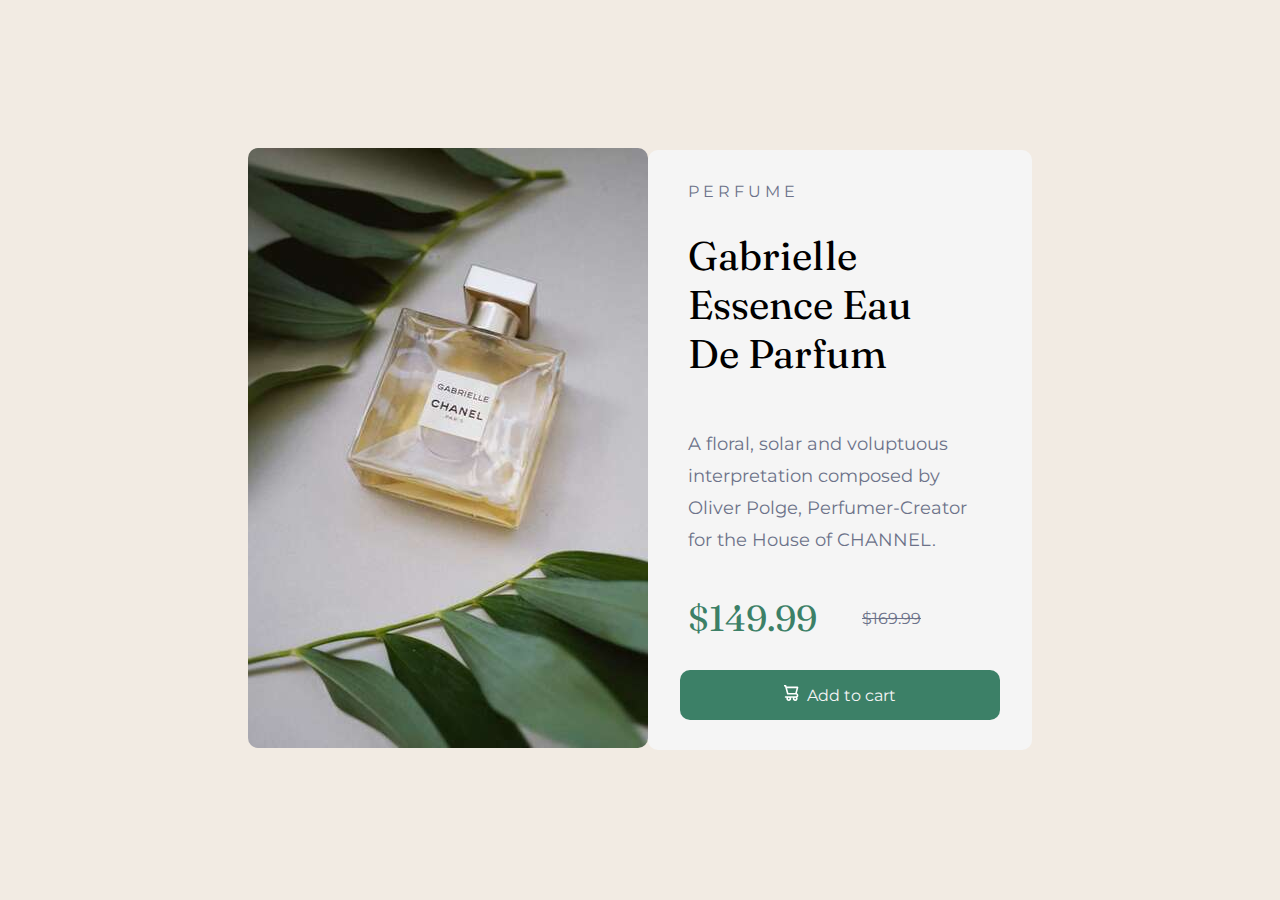
<file: index.html>
<!DOCTYPE html>
<html lang="pt-br">
<head>
  <meta charset="UTF-8">
  <meta http-equiv="X-UA-Compatible" content="IE=edge">
  <meta name="viewport" content="width=device-width, initial-scale=1.0">
  <link rel="stylesheet" href="style.css">
  <link rel="shortcut icon" href="assets/img/favicon-32x32.png" type="image/x-icon">
  <title>Card Component</title>
</head>
<body>

  <div class="container">
    <div><img class="img" src="assets/img/image-product-desktop.jpg" class="img"></div>

    <div class="parfum-description">

      <div class="text">
        
        <p class="small-text">P E R F U M E</p>

        <div class="big-title">
          <p>Gabrielle</p>
          <p>Essence Eau</p>
          <p>De Parfum</p>
        </div>
        
        <div class="paragraph">
          <p>A floral, solar and voluptuous</p>
          <p>interpretation composed by</p>
          <p>Oliver Polge, Perfumer-Creator</p>
          <p>for the House of CHANNEL.</p>
        </div>

      </div>

      <div class="price-container">
        <p class="big-price">$149.99</p>
        <p class="small-price"><del>$169.99</del></p>
      </div>
      
      <div class="container-button">
        <button class="button">
          <img src="assets/img/icon-cart.svg" class="ico" />Add to cart
        </button>
      </div>

    </div>

  </div>
</body>
</html>
</file>
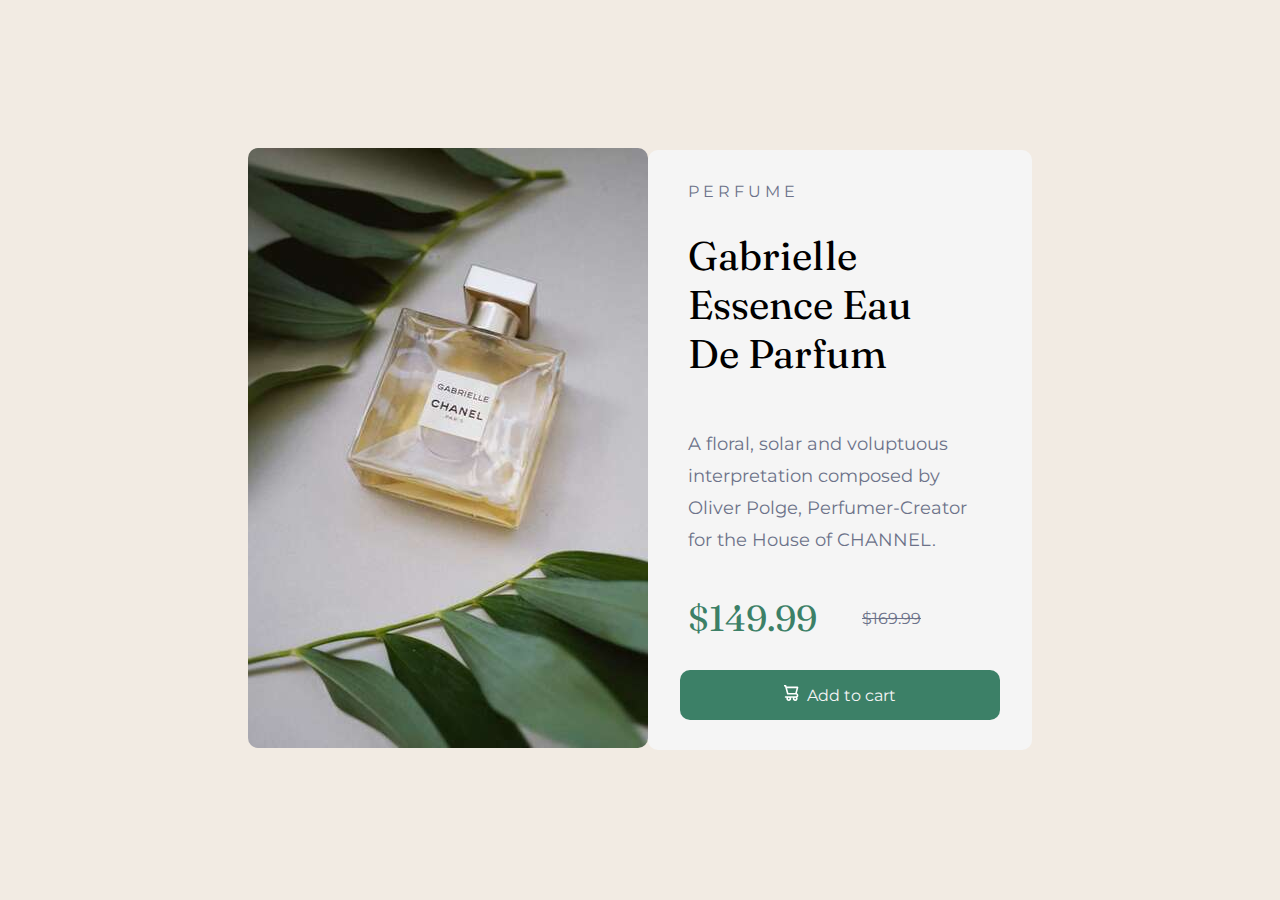
<file: main.html>
<!DOCTYPE html>
<html lang="pt-br">
<head>
  <meta charset="UTF-8">
  <meta http-equiv="X-UA-Compatible" content="IE=edge">
  <meta name="viewport" content="width=device-width, initial-scale=1.0">
  <link rel="stylesheet" href="style.css">
  <link rel="shortcut icon" href="assets/img/favicon-32x32.png" type="image/x-icon">
  <title>Card Component</title>
</head>
<body>

  <div class="container">
    <div><img src="assets/img/image-product-desktop.jpg" class="img"></div>

    <div class="parfum-description">

      <div class="text">
        
        <p class="small-text">P E R F U M E</p>

        <div class="big-title">
          <p>Gabrielle</p>
          <p>Essence Eau</p>
          <p>De Parfum</p>
        </div>
        
        <div class="paragraph">
          <p>A floral, solar and voluptuous</p>
          <p>interpretation composed by</p>
          <p>Oliver Polge, Perfumer-Creator</p>
          <p>for the House of CHANNEL.</p>
        </div>

      </div>

      <div class="price-container">
        <p class="big-price">$149.99</p>
        <p class="small-price"><del>$169.99</del></p>
      </div>
      
      <div class="container-button">
        <button class="button">
          <img src="assets/img/icon-cart.svg" class="ico" />Add to cart
        </button>
      </div>

    </div>

  </div>
</body>
</html>
</file>
<file: style.css>
@charset "UTF-8";
@import url("https://fonts.googleapis.com/css2?family=Montserrat:wght@500;700&display=swap");
@import url("https://fonts.googleapis.com/css2?family=Fraunces:opsz,wght@9..144,700&display=swap");

* {
  padding: 0;
  margin: 0; 
}

:root {
  --dark-cyan: #3c8067;
  --cream: #f2ebe3;
  --dark-blue: #1c232b;
  --grayish-blue: #6c7289;
  --white: #F5F5F5;

  --montserrat: "Montserrat", sans-serif;
  --fraunces: "Fraunces", serif;
}

body {
  background-color: var(--cream) ;
}

.container {
  display: flex;
  justify-content: center;
  align-items: center;
  height: 100vh;
}

.img {  
  border-radius: 10px;
}

.parfum-description {
  background-color: var(--white);
  width: 30%;
  height: auto;
  border-radius: 10px;
}

.text {
  text-indent: 40px;
}

.small-text {
  font-family: var(--montserrat);
  color: var(--grayish-blue);
  margin-top: 32px;    
  margin-bottom: 30px;  
}

.big-title {
  font-family: var(--fraunces);
  font-size: 40px;
  margin-top: 30px;
}

.paragraph {
  font-family: var(--montserrat);
  font-size: 18px;
  color: var(--grayish-blue);
  margin-top: 50px; 
  line-height: 32px;
}

.price-container {
  display: flex;
  align-items: center;
  text-indent: 40px;
  margin-top: 40px;  
}

.big-price {
  font-family: var(--fraunces);
  font-size: 36px;
  color: var(--dark-cyan);
}

.small-price {
  font-family: var(--montserrat);
  color: var(--grayish-blue);
  margin-left: 5px;
}

.container-button {
  display: flex;
  justify-content: center;
  align-items: center; 
  margin-top: 30px; 
}

.button {
  font-family: var(--montserrat);
  font-size: 16px;
  color: var(--white);
  background-color: var(--dark-cyan);
  border-radius: 10px;
  width: 320px;
  height: 50px;
  border: none;
  margin-bottom: 30px;  
}

.ico {
  margin-right: 8px;
}

.button:hover {
  background-color: #358F65;
}

@media (max-width: 325px) {
  .container{
    flex-direction: column;
    justify-content: flex-start;
  }
  .container > div {
    margin: -2px;
  }
  .img{
    width: 18em;
    height: 18em;
    border-top-left-radius: 10px;
    border-top-right-radius: 10px;
    border-bottom-left-radius: 0px;
    border-bottom-right-radius: 0px;
  }
  .parfum-description {
    width: 18em;
    height: 60em;
    border-top-left-radius: 0px;
    border-top-right-radius: 0px;
    border-bottom-left-radius: 10px;
    border-bottom-right-radius: 10px;
  }
  .small-text {
    text-indent: 15px;
    font-size: 12px;
    margin-top: 30px;
    margin-bottom: -15px;
  }
  .big-title {
    text-indent: 10px;
    font-size: 38px;
  }
  .paragraph {
    text-indent: 10px;
    font-size: 15px;
    margin-top: 15px;
    margin-bottom: -20px;
 }
  .big-price {
    text-indent: 10px;
    font-size: 33px;
    margin-right: -25px;
  }
  .small-price {
    font-size: 12px;
    margin-right: 20px;
  }
  .button {
    width: 250px;
    height: 45px;
  }
  .button:hover{
    background-color: #358F65;
 }
}
</file>
